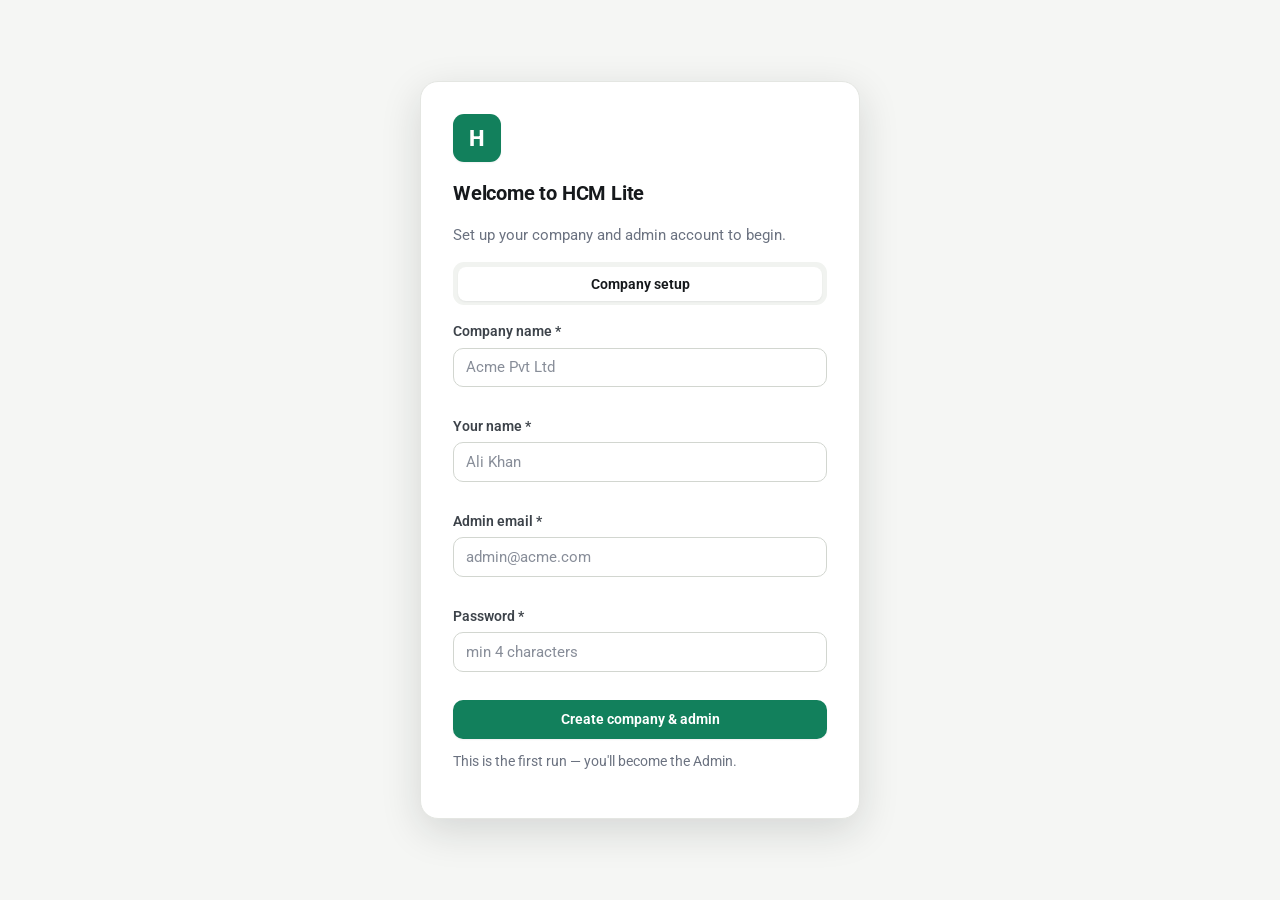
<file: index.html>
<!doctype html>
<html lang="en">
  <head>
    <meta charset="UTF-8" />
    <meta name="viewport" content="width=device-width, initial-scale=1.0" />
    <title>HCM Lite · Login</title>
    <link rel="stylesheet" href="css/style.css" />
  </head>
  <body>
    <div class="auth-shell">
      <div class="auth-card">
        <span class="logo">H</span>
        <h2 id="cardTitle">HCM Lite</h2>
        <p class="muted" id="cardSub">
          Human Capital Management — sign in to continue.
        </p>

        <!-- FIRST-RUN SETUP -->
        <form id="setupForm" class="hidden" novalidate>
          <div class="tabs" style="margin-bottom: 1rem">
            <button type="button" class="active">Company setup</button>
          </div>
          <label
            >Company name *<input
              id="s_company"
              placeholder="Acme Pvt Ltd" /><span
              class="field-error"
              data-for="s_company"
            ></span
          ></label>
          <label
            >Your name *<input id="s_name" placeholder="Ali Khan" /><span
              class="field-error"
              data-for="s_name"
            ></span
          ></label>
          <label
            >Admin email *<input
              id="s_email"
              type="email"
              placeholder="admin@acme.com" /><span
              class="field-error"
              data-for="s_email"
            ></span
          ></label>
          <label
            >Password *<input
              id="s_pw"
              type="password"
              placeholder="min 4 characters" /><span
              class="field-error"
              data-for="s_pw"
            ></span
          ></label>
          <button class="btn btn-block" type="submit">
            Create company &amp; admin
          </button>
          <p class="muted" style="margin-top: 0.8rem; font-size: 0.85rem">
            This is the first run — you'll become the Admin.
          </p>
        </form>

        <!-- LOGIN -->
        <form id="loginForm" novalidate>
          <label
            >Email *<input
              id="l_email"
              type="email"
              placeholder="you@company.com"
              autocomplete="username" /><span
              class="field-error"
              data-for="l_email"
            ></span
          ></label>
          <label
            >Password *<input
              id="l_pw"
              type="password"
              placeholder="Your password"
              autocomplete="current-password" /><span
              class="field-error"
              data-for="l_pw"
            ></span
          ></label>
          <button class="btn btn-block" type="submit">Sign in</button>
          <p class="error" id="loginError" style="margin-top: 0.8rem"></p>
        </form>
      </div>
    </div>

    <script src="js/storage.js"></script>
    <script src="js/auth.js"></script>
    <script>
      // already logged in? go to dashboard
      (function () {
        const u = currentUser();
        if (u) {
          location.href =
            u.role === 'admin' ? 'pages/admin.html' : 'pages/employee.html';
          return;
        }

        const setup = isSetupDone();
        document.getElementById('setupForm').classList.toggle('hidden', setup);
        document.getElementById('loginForm').classList.toggle('hidden', !setup);
        if (!setup) {
          document.getElementById('cardTitle').textContent =
            'Welcome to HCM Lite';
          document.getElementById('cardSub').textContent =
            'Set up your company and admin account to begin.';
        }
      })();

      function showErr(id, msg) {
        const el = document.querySelector(`.field-error[data-for="${id}"]`);
        const input = document.getElementById(id);
        if (el) el.textContent = msg || '';
        if (input) input.classList.toggle('invalid', !!msg);
      }

      // ---- setup submit ----
      document
        .getElementById('setupForm')
        .addEventListener('submit', function (e) {
          e.preventDefault();
          ['s_company', 's_name', 's_email', 's_pw'].forEach((id) =>
            showErr(id, ''),
          );
          let ok = true;
          if (!document.getElementById('s_company').value.trim()) {
            showErr('s_company', 'Required');
            ok = false;
          }
          if (!document.getElementById('s_name').value.trim()) {
            showErr('s_name', 'Required');
            ok = false;
          }
          if (!validEmail(document.getElementById('s_email').value)) {
            showErr('s_email', 'Valid email required');
            ok = false;
          }
          if (findUserByEmail(document.getElementById('s_email').value)) {
            showErr('s_email', 'Email already used');
            ok = false;
          }
          if (document.getElementById('s_pw').value.length < 4) {
            showErr('s_pw', 'Min 4 characters');
            ok = false;
          }
          if (!ok) return;
          try {
            completeSetup({
              name: document.getElementById('s_company').value,
              adminName: document.getElementById('s_name').value,
              adminEmail: document.getElementById('s_email').value,
              password: document.getElementById('s_pw').value,
            });
            login(
              document.getElementById('s_email').value,
              document.getElementById('s_pw').value,
            );
            location.href = 'pages/admin.html';
          } catch (err) {
            document.getElementById('loginError').textContent = err.message;
          }
        });

      // ---- login submit ----
      document
        .getElementById('loginForm')
        .addEventListener('submit', function (e) {
          e.preventDefault();
          showErr('l_email', '');
          showErr('l_pw', '');
          document.getElementById('loginError').textContent = '';
          const email = document.getElementById('l_email').value;
          const pw = document.getElementById('l_pw').value;
          if (!validEmail(email)) {
            showErr('l_email', 'Valid email required');
            return;
          }
          if (!pw) {
            showErr('l_pw', 'Required');
            return;
          }
          const res = login(email, pw);
          if (!res.ok) {
            document.getElementById('loginError').textContent = res.error;
            return;
          }
          location.href =
            res.user.role === 'admin'
              ? 'pages/admin.html'
              : 'pages/employee.html';
        });
    </script>
  </body>
</html>
</file>
<file: css/style.css>
/* =====================================================================
   style.css — HCM Lite. Modern, professional, mobile-first, light/dark.
   Palette: neutral ink + emerald accent. No blue, no gradients.
   ===================================================================== */
@import url('https://fonts.googleapis.com/css2?family=Roboto:wght@400;500;700&display=swap');

:root {
  --bg: #f5f6f4;
  --surface: #ffffff;
  --surface-2: #f1f3f0;
  --surface-3: #e9ece8;
  --text: #16191c;
  --text-soft: #3d434a;
  --muted: #6b7280;
  --border: #e4e6e2;
  --border-strong: #d2d6d0;

  --primary: #12805c;
  --primary-hover: #0e6a4c;
  --primary-soft: #e6f2ec;
  --primary-contrast: #ffffff;

  --green: #157f3d;
  --green-soft: #e6f3ea;
  --amber: #b45309;
  --amber-soft: #fbf0e2;
  --red: #b42318;
  --red-soft: #fbebe9;
  --purple: #6d28d9;
  --purple-soft: #efeafb;

  --shadow-sm: 0 1px 2px rgba(20, 25, 28, 0.06);
  --shadow: 0 1px 2px rgba(20, 25, 28, 0.05), 0 6px 20px rgba(20, 25, 28, 0.06);
  --shadow-lg: 0 12px 40px rgba(20, 25, 28, 0.14);
  --radius: 14px;
  --radius-sm: 10px;
  --ring: 0 0 0 3px rgba(18, 128, 92, 0.18);
}

html.dark {
  --bg: #0e1113;
  --surface: #171b1e;
  --surface-2: #1e242a;
  --surface-3: #272e35;
  --text: #e8ecef;
  --text-soft: #c4cbd1;
  --muted: #8b949e;
  --border: #2a323a;
  --border-strong: #3a444e;

  --primary: #22a06b;
  --primary-hover: #2fb67b;
  --primary-soft: #14261f;
  --primary-contrast: #06120c;

  --green: #34c17a;
  --green-soft: #12271b;
  --amber: #e0983a;
  --amber-soft: #2a2013;
  --red: #f2705f;
  --red-soft: #2c1714;
  --purple: #b794f6;
  --purple-soft: #201734;

  --shadow-sm: 0 1px 2px rgba(0, 0, 0, 0.4);
  --shadow: 0 1px 2px rgba(0, 0, 0, 0.4), 0 8px 24px rgba(0, 0, 0, 0.35);
  --shadow-lg: 0 16px 48px rgba(0, 0, 0, 0.5);
  --ring: 0 0 0 3px rgba(34, 160, 107, 0.28);
}

* {
  box-sizing: border-box;
}

html {
  -webkit-text-size-adjust: 100%;
}

body {
  margin: 0;
  font-family:
    'Roboto',
    system-ui,
    -apple-system,
    'Segoe UI',
    Arial,
    sans-serif;
  background: var(--bg);
  color: var(--text);
  line-height: 1.55;
  font-size: 15px;
  overflow-x: hidden;
  -webkit-font-smoothing: antialiased;
  transition:
    background 0.2s ease,
    color 0.2s ease;
}
a {
  color: inherit;
  text-decoration: none;
}
h1 {
  font-size: 1.55rem;
  font-weight: 700;
  letter-spacing: -0.02em;
  margin: 0 0 0.25rem;
}
h2 {
  font-size: 1.25rem;
  font-weight: 700;
  letter-spacing: -0.01em;
  margin: 0 0 0.5rem;
}
h3 {
  font-size: 1.02rem;
  font-weight: 650;
  margin: 0 0 0.5rem;
}
small {
  color: var(--muted);
  font-size: 0.8rem;
}
.muted {
  color: var(--muted);
}

/* ---------- top bar ---------- */
.topbar {
  display: flex;
  align-items: center;
  gap: 1rem;
  flex-wrap: wrap;
  padding: 0.7rem 1.4rem;
  background: var(--surface);
  border-bottom: 1px solid var(--border);
  position: sticky;
  top: 0;
  z-index: 20;
}
.brand {
  display: flex;
  align-items: center;
  gap: 0.7rem;
}
.brand strong {
  display: block;
  font-weight: 700;
  letter-spacing: -0.01em;
}
.brand small {
  text-transform: uppercase;
  letter-spacing: 0.08em;
  font-size: 0.62rem;
  font-weight: 600;
}
.logo {
  width: 40px;
  height: 40px;
  border-radius: 11px;
  background: var(--primary);
  color: var(--primary-contrast);
  display: grid;
  place-items: center;
  font-weight: 800;
  font-size: 1.1rem;
  box-shadow: var(--shadow-sm);
}
.nav {
  display: flex;
  gap: 0.2rem;
  flex-wrap: wrap;
  margin-left: auto;
}
.nav-link {
  padding: 0.5rem 0.85rem;
  border-radius: 9px;
  font-weight: 550;
  font-size: 0.9rem;
  color: var(--muted);
  transition: 0.15s;
}
.nav-link:hover {
  background: var(--surface-2);
  color: var(--text);
}
.nav-link.active {
  background: var(--primary);
  color: var(--primary-contrast);
}
.userbox {
  display: flex;
  align-items: center;
  gap: 0.5rem;
  flex-wrap: wrap;
}
.who {
  font-weight: 600;
  font-size: 0.88rem;
}
.icon-btn {
  border: 1px solid var(--border);
  background: var(--surface);
  color: var(--text);
  width: 36px;
  height: 36px;
  border-radius: 9px;
  cursor: pointer;
  font-size: 1rem;
  transition: 0.15s;
}
.icon-btn:hover {
  background: var(--surface-2);
  border-color: var(--border-strong);
}
.hamburger {
  display: none;
}

/* ---------- layout ---------- */
main {
  max-width: 1160px;
  margin: 0 auto;
  padding: 1.6rem 1.4rem 3.5rem;
}
.page-head {
  display: flex;
  align-items: center;
  justify-content: space-between;
  gap: 1rem;
  flex-wrap: wrap;
  margin-bottom: 1.2rem;
}
.grid {
  display: grid;
  gap: 1rem;
}
.grid > * {
  min-width: 0;
}
.cols-2 {
  grid-template-columns: 1fr 1fr;
}
.cols-3 {
  grid-template-columns: repeat(3, 1fr);
}
.cols-4 {
  grid-template-columns: repeat(4, 1fr);
}
.card {
  background: var(--surface);
  border: 1px solid var(--border);
  border-radius: var(--radius);
  padding: 1.25rem 1.35rem;
  box-shadow: var(--shadow);
}
.card h3 {
  display: flex;
  align-items: center;
  gap: 0.5rem;
}

/* ---------- stat cards ---------- */
.stat {
  display: flex;
  flex-direction: column;
  gap: 0.15rem;
  position: relative;
  overflow: hidden;
}
.stat::before {
  content: '';
  position: absolute;
  left: 0;
  top: 0;
  bottom: 0;
  width: 4px;
  background: var(--border-strong);
}
.stat .num {
  font-size: 2rem;
  font-weight: 750;
  letter-spacing: -0.03em;
  line-height: 1.1;
}
.stat .muted {
  font-weight: 550;
  font-size: 0.82rem;
}
.stat.blue::before,
.stat.green::before,
.stat:has(.num.blue)::before,
.stat:has(.num.green)::before {
  background: var(--primary);
}
.stat.amber::before,
.stat:has(.num.amber)::before {
  background: var(--amber);
}
.stat.red::before,
.stat:has(.num.red)::before {
  background: var(--red);
}
.stat .num.green {
  color: var(--primary);
}
.stat .num.blue {
  color: var(--text);
}
.stat .num.amber {
  color: var(--amber);
}
.stat .num.red {
  color: var(--red);
}

/* ---------- pills / status ---------- */
.pill {
  display: inline-flex;
  align-items: center;
  gap: 0.35rem;
  padding: 0.2rem 0.6rem;
  border-radius: 999px;
  font-size: 0.76rem;
  font-weight: 650;
  border: 1px solid transparent;
}
.pill::before {
  content: '';
  width: 6px;
  height: 6px;
  border-radius: 50%;
  background: currentColor;
}
.pill.present,
.pill.approved {
  background: var(--green-soft);
  color: var(--green);
}
.pill.late,
.pill.pending {
  background: var(--amber-soft);
  color: var(--amber);
}
.pill.half-day {
  background: var(--amber-soft);
  color: var(--amber);
}
.pill.absent,
.pill.rejected {
  background: var(--red-soft);
  color: var(--red);
}
.badge-role {
  background: var(--surface-2);
  padding: 0.25rem 0.65rem;
  border-radius: 8px;
  font-size: 0.78rem;
  color: var(--muted);
  font-weight: 600;
  border: 1px solid var(--border);
}

/* ---------- forms ---------- */
label {
  display: block;
  margin: 0.6rem 0;
  font-size: 0.86rem;
  font-weight: 600;
  color: var(--text-soft);
}
input,
select,
textarea {
  width: 100%;
  padding: 0.62rem 0.75rem;
  border: 1px solid var(--border-strong);
  border-radius: var(--radius-sm);
  background: var(--surface);
  color: var(--text);
  font-size: 0.92rem;
  font-family: inherit;
  margin-top: 0.3rem;
  transition: 0.15s;
}
textarea {
  font-family: inherit;
  resize: vertical;
}
input:focus,
select:focus,
textarea:focus {
  outline: none;
  border-color: var(--primary);
  box-shadow: var(--ring);
}
::placeholder {
  color: var(--muted);
  opacity: 0.8;
}
.field-error {
  color: var(--red);
  font-size: 0.76rem;
  min-height: 1rem;
  display: block;
  margin-top: 0.2rem;
  font-weight: 550;
}
input.invalid,
select.invalid,
textarea.invalid {
  border-color: var(--red);
}

/* ---------- buttons ---------- */
.btn {
  border: 1px solid transparent;
  background: var(--primary);
  color: var(--primary-contrast);
  padding: 0.6rem 1.05rem;
  border-radius: var(--radius-sm);
  font-weight: 650;
  cursor: pointer;
  font-size: 0.9rem;
  font-family: inherit;
  transition: 0.15s;
  box-shadow: var(--shadow-sm);
}
.btn:hover {
  background: var(--primary-hover);
}
.btn:focus-visible {
  outline: none;
  box-shadow: var(--ring);
}
.btn-ghost {
  background: var(--surface);
  color: var(--text);
  border-color: var(--border-strong);
  box-shadow: none;
}
.btn-ghost:hover {
  background: var(--surface-2);
}
.btn-green {
  background: var(--green);
  color: #fff;
}
.btn-green:hover {
  background: #0f6a33;
}
.btn-red {
  background: var(--red);
  color: #fff;
}
.btn-red:hover {
  background: #96190f;
}
.btn-sm {
  padding: 0.38rem 0.72rem;
  font-size: 0.82rem;
}
.btn-block {
  width: 100%;
}
.btn:disabled,
button:disabled {
  opacity: 0.45;
  cursor: not-allowed;
  box-shadow: none;
}
.btn:disabled:hover {
  background: var(--primary);
}

/* ---------- tables ---------- */
.table-wrap {
  overflow-x: auto;
  border-radius: var(--radius-sm);
}
table {
  width: 100%;
  border-collapse: collapse;
  font-size: 0.88rem;
}
th,
td {
  text-align: left;
  padding: 0.7rem 0.8rem;
  border-bottom: 1px solid var(--border);
  white-space: nowrap;
}
th {
  color: var(--muted);
  font-weight: 650;
  font-size: 0.72rem;
  text-transform: uppercase;
  letter-spacing: 0.05em;
}
tbody tr:last-child td {
  border-bottom: none;
}
tbody tr:hover {
  background: var(--surface-2);
}
td small {
  font-size: 0.76rem;
}
.empty {
  text-align: center;
  color: var(--muted);
  padding: 1.8rem;
}

/* ---------- toolbar / filters ---------- */
.toolbar {
  display: flex;
  gap: 0.6rem;
  flex-wrap: wrap;
  align-items: center;
  margin-bottom: 1rem;
}
.toolbar input,
.toolbar select {
  width: auto;
  min-width: 170px;
  flex: 1;
  margin: 0;
}

/* ---------- auth ---------- */
.auth-shell {
  min-height: 100vh;
  display: grid;
  place-items: center;
  padding: 1.4rem;
  background: var(--bg);
}
.auth-card {
  width: 100%;
  max-width: 440px;
  background: var(--surface);
  border: 1px solid var(--border);
  border-radius: 18px;
  box-shadow: var(--shadow-lg);
  padding: 2rem;
}
.auth-card .logo {
  width: 48px;
  height: 48px;
  font-size: 1.4rem;
  margin-bottom: 1rem;
}
.auth-card h2 {
  margin-bottom: 0.15rem;
}
.tabs {
  display: flex;
  gap: 0.3rem;
  background: var(--surface-2);
  padding: 0.3rem;
  border-radius: 11px;
  margin-bottom: 1.3rem;
}
.tabs button {
  flex: 1;
  border: none;
  background: transparent;
  padding: 0.55rem;
  border-radius: 8px;
  font-weight: 650;
  cursor: pointer;
  color: var(--muted);
  font-family: inherit;
  font-size: 0.88rem;
}
.tabs button.active {
  background: var(--surface);
  color: var(--text);
  box-shadow: var(--shadow-sm);
}
.hidden {
  display: none !important;
}

/* ---------- chat ---------- */
.chat {
  display: flex;
  flex-direction: column;
  gap: 0.7rem;
}
.chat-log {
  display: flex;
  flex-direction: column;
  gap: 0.5rem;
  max-height: 300px;
  overflow-y: auto;
  padding-right: 0.25rem;
}
.bubble {
  padding: 0.6rem 0.85rem;
  border-radius: 13px;
  max-width: 85%;
  font-size: 0.88rem;
  line-height: 1.45;
}
.bubble.me {
  align-self: flex-end;
  background: var(--primary);
  color: var(--primary-contrast);
  border-bottom-right-radius: 4px;
}
.bubble.bot {
  align-self: flex-start;
  background: var(--surface-2);
  border: 1px solid var(--border);
  border-bottom-left-radius: 4px;
}
.chat-input {
  display: flex;
  gap: 0.5rem;
}
.chat-input input {
  margin: 0;
}
.chips {
  display: flex;
  gap: 0.4rem;
  flex-wrap: wrap;
}
.chip {
  border: 1px solid var(--border-strong);
  background: var(--surface);
  color: var(--text-soft);
  border-radius: 999px;
  padding: 0.32rem 0.75rem;
  font-size: 0.8rem;
  cursor: pointer;
  font-family: inherit;
  font-weight: 550;
  transition: 0.15s;
}
.chip:hover {
  color: var(--primary);
  border-color: var(--primary);
  background: var(--primary-soft);
}

/* ---------- modal ---------- */
.modal-backdrop {
  position: fixed;
  inset: 0;
  background: rgba(12, 15, 17, 0.55);
  display: grid;
  place-items: center;
  align-items: safe center;
  padding: 1rem;
  overflow: auto;
  z-index: 50;
  backdrop-filter: blur(2px);
}
.modal {
  margin: auto;
  background: var(--surface);
  border: 1px solid var(--border);
  border-radius: 16px;
  padding: 1.5rem;
  width: 100%;
  max-width: 460px;
  box-shadow: var(--shadow-lg);
}
.modal h3 {
  margin-bottom: 0.8rem;
}
.modal-actions {
  display: flex;
  justify-content: flex-end;
  gap: 0.6rem;
  margin-top: 1.2rem;
}

/* ---------- toast ---------- */
.toast {
  position: fixed;
  bottom: 1.3rem;
  left: 50%;
  transform: translateX(-50%) translateY(20px);
  background: var(--text);
  color: var(--bg);
  padding: 0.65rem 1.15rem;
  border-radius: 11px;
  opacity: 0;
  pointer-events: none;
  transition: 0.22s;
  z-index: 60;
  font-weight: 550;
  font-size: 0.88rem;
  box-shadow: var(--shadow-lg);
}
.toast.show {
  opacity: 1;
  transform: translateX(-50%) translateY(0);
}

/* ---------- charts ---------- */
.chart-box {
  position: relative;
  height: 260px;
}
.chart-box.sm {
  height: 220px;
}
.legend-note {
  font-size: 0.78rem;
  color: var(--muted);
  margin-top: 0.6rem;
}

/* ---------- payslip ---------- */
.payslip {
  max-width: 660px;
  margin: 0 auto;
}
.payslip-line {
  display: flex;
  justify-content: space-between;
  padding: 0.5rem 0;
  border-bottom: 1px dashed var(--border);
}
.payslip-total {
  font-weight: 750;
  font-size: 1.15rem;
  color: var(--primary);
  border-bottom: none;
  margin-top: 0.2rem;
}

/* ---------- working-days checkboxes ---------- */
.chk-row {
  display: flex;
  gap: 0.5rem;
  flex-wrap: wrap;
  margin: 0.4rem 0 0.6rem;
}
.chk {
  display: inline-flex;
  align-items: center;
  gap: 0.4rem;
  font-weight: 600;
  margin: 0;
  padding: 0.4rem 0.7rem;
  border: 1px solid var(--border-strong);
  border-radius: 9px;
  background: var(--surface);
  cursor: pointer;
  font-size: 0.85rem;
}
.chk input {
  width: auto;
  margin: 0;
  accent-color: var(--primary);
}

/* ---------- announcements ---------- */
.ann {
  position: relative;
  background: var(--surface-2);
  border: 1px solid var(--border);
  border-radius: 11px;
  padding: 0.75rem 0.95rem;
  margin-bottom: 0.6rem;
}
.ann .del {
  position: absolute;
  top: 0.45rem;
  right: 0.55rem;
  border: none;
  background: transparent;
  color: var(--muted);
  font-size: 1.15rem;
  cursor: pointer;
  line-height: 1;
}
.ann .del:hover {
  color: var(--red);
}

/* ---------- responsive ---------- */
@media (max-width: 900px) {
  .cols-4 {
    grid-template-columns: repeat(2, 1fr);
  }
  .cols-3 {
    grid-template-columns: repeat(2, 1fr);
  }
}

/* collapse the nav into a hamburger menu on tablets + phones */
@media (max-width: 768px) {
  .brand {
    order: 1;
  }
  .userbox {
    order: 2;
    margin-left: auto;
  }
  .hamburger {
    display: inline-flex;
    order: 3;
    align-items: center;
    justify-content: center;
    width: 40px;
    height: 40px;
    flex: none;
    border: 1px solid var(--border-strong);
    background: var(--surface);
    color: var(--text);
    border-radius: 10px;
    cursor: pointer;
    font-size: 1.15rem;
  }
  .nav {
    order: 4;
    width: 100%;
    margin-left: 0;
    display: none;
    flex-direction: column;
    gap: 0.15rem;
    padding-top: 0.5rem;
  }
  .nav.open {
    display: flex;
  }
  .nav-link {
    padding: 0.7rem 0.85rem;
    font-size: 0.95rem;
  }
  .userbox #pwdBtn {
    display: none;
  }
  .who {
    display: none;
  }
}

@media (max-width: 640px) {
  .cols-2,
  .cols-3 {
    grid-template-columns: 1fr;
  }
  .cols-4 {
    grid-template-columns: repeat(2, 1fr);
  } /* keep stats 2-up */
  main {
    padding: 1.1rem 0.9rem 2.5rem;
  }
  .card {
    padding: 1rem 0.95rem;
  }
  .stat .num {
    font-size: 1.6rem;
  }
  .chart-box {
    height: 220px;
  }
  .chart-box.sm {
    height: 200px;
  }
  .toolbar input,
  .toolbar select {
    min-width: 100%;
  }
  .auth-card {
    padding: 1.4rem;
  }
  .modal {
    padding: 1.2rem;
  }
  th,
  td {
    padding: 0.6rem 0.65rem;
  }
}

@media (max-width: 420px) {
  .cols-4 {
    grid-template-columns: 1fr;
  }
  body {
    font-size: 14px;
  }
  h1 {
    font-size: 1.3rem;
  }
  main {
    padding: 0.9rem 0.7rem 2rem;
  }
  .topbar {
    padding: 0.6rem 0.8rem;
  }
  .brand small {
    display: none;
  }
  .page-head {
    flex-direction: column;
    align-items: stretch;
  }
  .page-head .btn,
  .page-head a.btn {
    width: 100%;
    text-align: center;
  }
}

/* ---------- print ---------- */
@media print {
  .topbar,
  .hamburger,
  .no-print,
  .userbox,
  nav,
  .toast {
    display: none !important;
  }
  body {
    background: #fff;
    color: #000;
  }
  .card {
    box-shadow: none;
    border: 1px solid #ccc;
  }
  main {
    max-width: 100%;
  }
}
</file>
